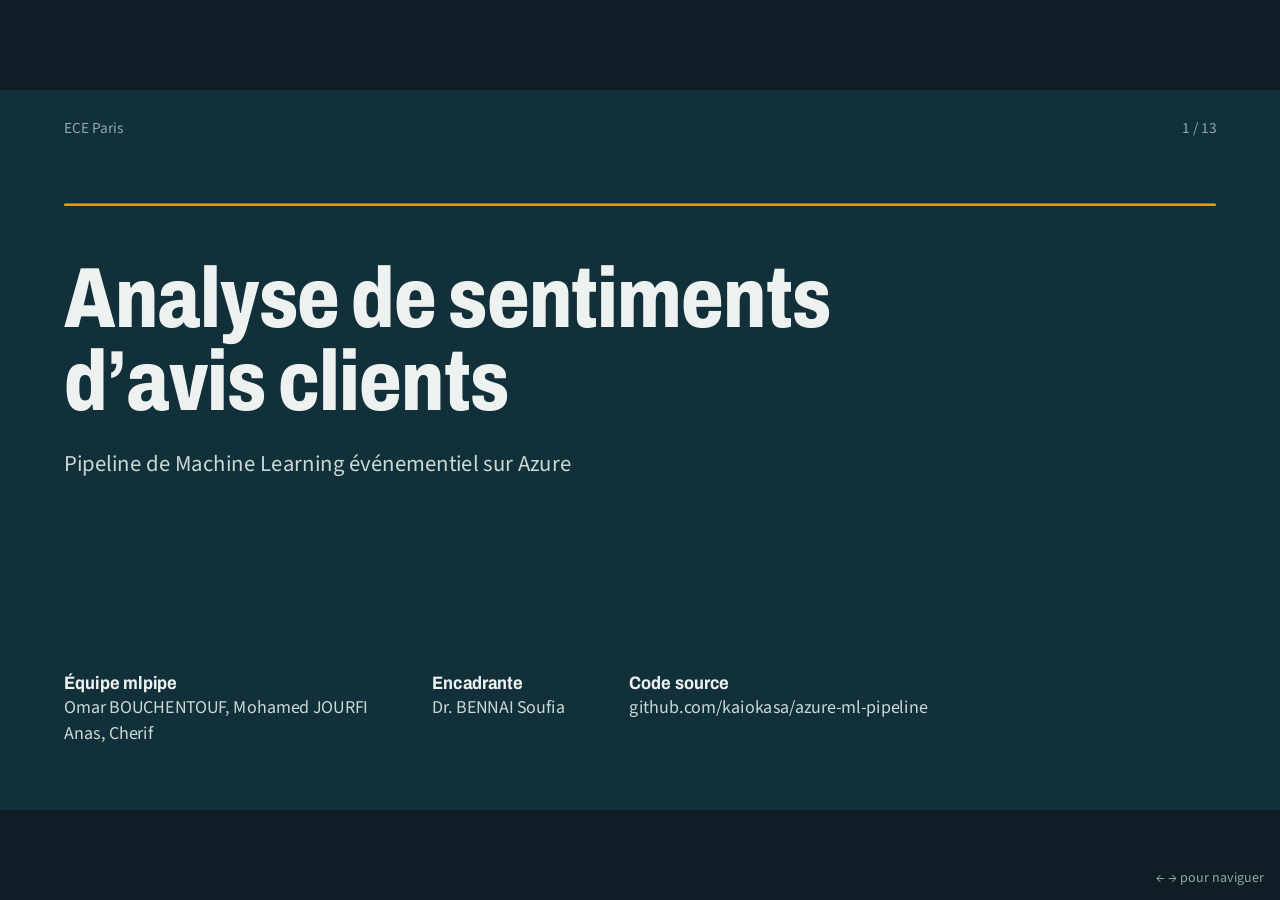
<file: docs/presentation/index.html>
<!DOCTYPE html>
<html lang="fr">
<head>
<meta charset="utf-8">
<meta name="viewport" content="width=device-width, initial-scale=1">
<title>Pipeline ML événementiel sur Azure – soutenance</title>
<link rel="preconnect" href="https://fonts.googleapis.com">
<link rel="preconnect" href="https://fonts.gstatic.com" crossorigin>
<link rel="stylesheet" href="https://fonts.googleapis.com/css2?family=Archivo:wdth,wght@62..125,400..900&family=Source+Sans+3:ital,wght@0,400;0,600;0,700;1,400&family=JetBrains+Mono:wght@400;600&display=swap">
<style>
/* === TOKENS ==========================================================
   Palette : papier vert d’eau, encre pétrole, ambre réservé au parcours
   des étapes et à l’étape en cours. Aucune autre couleur décorative.
   Contrastes vérifiés : texte courant ≥ 4,5:1 ; grands chiffres ambre ≥ 3:1. */
:root {
  --paper: #EDF1EF;
  --panel: #E1E8E5;
  --ink: #12303A;
  --ink-2: #3F5761;
  --muted: #50656D;
  --rule: #B7C6C1;
  --amber: #E39B1B;
  --amber-deep: #A86508;
  --on-dark: #C9D8D4;
  --pos: #1C7A6B;
  --neg: #B2452D;
  --display: 'Archivo', 'Arial Narrow', sans-serif;
  --text: 'Source Sans 3', 'Segoe UI', Verdana, sans-serif;
  --code: 'JetBrains Mono', Consolas, monospace;
}

/* === FIXED 16:9 STAGE ================================================
   Chaque diapositive est composée sur une scène de 1920×1080 px,
   mise à l’échelle d’un bloc (jamais réorganisée) pour tenir dans la fenêtre. */
* { box-sizing: border-box; }
html, body { margin: 0; height: 100%; background: #0E1E24; overflow: hidden; }
body { font-family: var(--text); color: var(--ink-2); }
.viewport { position: fixed; inset: 0; }
.stage {
  position: absolute; left: 50%; top: 50%;
  width: 1920px; height: 1080px;
  transform-origin: center center;
  transform: translate(-50%, -50%) scale(var(--scale, 0.5));
  overflow: hidden;
}

/* === SLIDE VISIBILITY ================================================
   Visibilité par .active (visibility/opacity), jamais par display. */
.slide {
  position: absolute; inset: 0;
  background: var(--paper);
  padding: 64px 96px 0;
  visibility: hidden; opacity: 0; pointer-events: none;
  transition: opacity 280ms ease, visibility 0s linear 280ms;
}
.slide.active { visibility: visible; opacity: 1; pointer-events: auto; transition: opacity 280ms ease; }
.slide.dark { background: var(--ink); color: var(--on-dark); }

/* === DECK CHROME =====================================================
   Titre du support à gauche, numéro de diapositive à droite. */
.chrome {
  position: absolute; left: 96px; right: 96px; top: 40px;
  display: flex; justify-content: space-between;
  font-size: 23px; color: var(--muted);
}
.dark .chrome { color: #8FA9A6; }

/* === TYPE SCALE ======================================================
   Archivo condensé pour les titres et les numéros d’étape ;
   Source Sans 3 pour le texte courant ; JetBrains Mono pour le code réel. */
h1, h2, h3 { margin: 0; color: var(--ink); font-family: var(--display); }
.dark h1, .dark h2, .dark h3 { color: var(--paper); }
h1 { font-size: 128px; line-height: 0.98; font-weight: 800; font-stretch: 78%; letter-spacing: -1px; }
h2 { font-size: 66px; line-height: 1.04; font-weight: 750; font-stretch: 84%; }
h3 { font-size: 32px; line-height: 1.2; font-weight: 700; font-stretch: 92%; margin-bottom: 18px; }
p { margin: 0; font-size: 30px; line-height: 1.45; }
.lead { font-size: 34px; line-height: 1.4; color: var(--ink-2); max-width: 1500px; }
.small { font-size: 26px; line-height: 1.45; color: var(--muted); }
code { font-family: var(--code); font-size: 0.84em; color: var(--ink); white-space: nowrap; }
b { color: var(--ink); font-weight: 700; }
.dark b { color: var(--paper); }

/* === STEP SLIDE LAYOUT ===============================================
   [numéro]  titre + phrase-résultat
   ┌ Ce que nous avons fait ┐  ┌ Résultat ┐
   ─────────── parcours des 8 étapes ───────────                   */
.step-head { display: grid; grid-template-columns: 230px 1fr; align-items: end; margin-top: 52px; }
.num {
  font-family: var(--display); font-weight: 850; font-stretch: 62%;
  font-size: 220px; line-height: 0.78; color: var(--amber-deep);
}
.step-head .lead { margin-top: 14px; font-size: 32px; }
.step-body {
  position: absolute; left: 96px; right: 96px; top: 372px; bottom: 150px;
  display: grid; grid-template-columns: 720px 1fr; gap: 72px;
}
.col { display: flex; flex-direction: column; min-height: 0; }

/* Résumé de chaque étape : un court paragraphe. */
.summary { font-size: 30px; line-height: 1.55; color: var(--ink-2); max-width: 760px; }
ol.did { margin: 0; padding: 0; list-style: none; counter-reset: did; display: flex; flex-direction: column; gap: 16px; }
ol.did li {
  counter-increment: did; position: relative; padding-left: 52px;
  font-size: 28px; line-height: 1.38; color: var(--ink-2);
}
ol.did li::before {
  content: counter(did); position: absolute; left: 0; top: 3px;
  width: 34px; height: 34px; border-radius: 50%;
  border: 2px solid var(--ink); color: var(--ink);
  font-family: var(--display); font-weight: 700; font-size: 20px;
  display: flex; align-items: center; justify-content: center;
}
.dark ol.did li { color: var(--on-dark); }
.dark ol.did li::before { border-color: var(--amber); color: var(--paper); }

/* Figures : captures recadrées sur la partie utile, fond contrasté. */
figure { margin: 0; display: flex; flex-direction: column; gap: 12px; min-height: 0; }
figure .frame { background: var(--panel); border: 1px solid var(--rule); border-radius: 6px; padding: 10px; min-height: 0; flex: 1; display: flex; }
figure img { width: 100%; height: 100%; object-fit: contain; display: block; }
figcaption { font-size: 24px; line-height: 1.35; color: var(--muted); }

/* Tableaux : filets fins, chiffres alignés. */
table { border-collapse: collapse; width: 100%; font-size: 27px; color: var(--ink-2); }
th { text-align: left; font-family: var(--display); font-stretch: 92%; font-weight: 700; color: var(--ink); font-size: 27px; padding: 10px 16px 12px 0; border-bottom: 2px solid var(--ink); }
td { padding: 12px 16px 12px 0; border-bottom: 1px solid var(--rule); vertical-align: top; line-height: 1.32; }
td.n, th.n { text-align: right; font-variant-numeric: tabular-nums; }
td.hi { color: var(--ink); font-weight: 700; }

/* Chiffres clés : nombre + libellé, sans cartes. */
.facts { display: flex; flex-direction: column; gap: 28px; }
.fact { display: grid; grid-template-columns: 270px 1fr; align-items: baseline; gap: 24px; border-top: 1px solid var(--rule); padding-top: 18px; }
.fact .v { font-family: var(--display); font-weight: 800; font-stretch: 70%; font-size: 64px; line-height: 1; color: var(--ink); white-space: nowrap; }
.fact .k { font-size: 27px; line-height: 1.35; }

/* === ROUTE (parcours des 8 étapes) ==================================
   Ligne continue, une station par étape. Faites : pleines ; en cours :
   ambre et numérotée ; à venir : creuses. */
.route { position: absolute; left: 96px; right: 96px; bottom: 34px; height: 92px; }
.route .line { position: absolute; left: 20px; right: 20px; top: 20px; height: 4px; background: var(--rule); border-radius: 2px; }
.route .done-line { position: absolute; left: 20px; top: 20px; height: 4px; background: var(--ink); border-radius: 2px; }
.route ol { position: absolute; inset: 0; margin: 0; padding: 0; list-style: none; display: flex; justify-content: space-between; }
.route li { width: 40px; position: relative; display: flex; flex-direction: column; align-items: center; }
.route .dot { width: 22px; height: 22px; margin-top: 11px; border-radius: 50%; background: var(--paper); border: 3px solid var(--rule); }
.route li.done .dot { background: var(--ink); border-color: var(--ink); }
.route li.now .dot {
  width: 44px; height: 44px; margin-top: 0; background: var(--amber); border-color: var(--amber);
  display: flex; align-items: center; justify-content: center;
  font-family: var(--display); font-weight: 800; font-size: 22px; color: var(--ink);
}
.route .lbl { position: absolute; top: 54px; white-space: nowrap; font-size: 23px; color: var(--muted); }
.route li.now .lbl { color: var(--ink); font-weight: 700; }
.route li:first-child .lbl { left: 0; }
.route li:last-child .lbl { right: 0; }
.route li:not(:first-child):not(:last-child) .lbl { left: 50%; transform: translateX(-50%); }

/* Le seul mouvement du support : la station en cours s’allume. */
@keyframes arrive { from { transform: scale(0.4); opacity: 0; } }
.slide.active .route li.now .dot { animation: arrive 420ms cubic-bezier(.2,.8,.3,1) both 120ms; }
@media (prefers-reduced-motion: reduce) {
  .slide, .slide.active { transition: none; }
  .slide.active .route li.now .dot { animation: none; }
}

/* === TITLE & CLOSING (fond encre) ==================================== */
.title-wrap { position: absolute; left: 96px; right: 96px; top: 250px; }
.title-wrap .lead { color: var(--on-dark); margin-top: 36px; max-width: 1300px; }
.byline { position: absolute; left: 96px; right: 96px; bottom: 96px; display: grid; grid-template-columns: repeat(3, auto); justify-content: start; gap: 96px; }
.byline p { font-size: 27px; line-height: 1.4; color: var(--on-dark); }
.byline b { display: block; font-family: var(--display); font-stretch: 90%; font-size: 27px; }
.title-route { position: absolute; left: 96px; right: 96px; top: 170px; height: 4px; background: #2C4A53; border-radius: 2px; overflow: hidden; }
.title-route span { position: absolute; left: 0; top: 0; bottom: 0; width: 100%; background: var(--amber); transform-origin: left; }
@keyframes run { from { transform: scaleX(0); } }
.slide.active .title-route span { animation: run 1400ms cubic-bezier(.4,0,.2,1) both 200ms; }
@media (prefers-reduced-motion: reduce) { .slide.active .title-route span { animation: none; } }

/* === OVERVIEW DIAGRAM ================================================ */
.diagram { position: absolute; left: 96px; right: 96px; top: 330px; }
.diagram svg { width: 1728px; height: 520px; display: block; }
.diagram text { font-family: var(--text); }

/* === AGENDA (8 étapes) ============================================== */
.agenda { position: absolute; left: 96px; right: 96px; top: 300px; display: grid; grid-template-columns: 1fr 1fr; column-gap: 96px; }
.agenda .it { display: grid; grid-template-columns: 92px 1fr; align-items: baseline; padding: 18px 0; border-top: 1px solid var(--rule); }
.agenda .k { font-family: var(--display); font-weight: 850; font-stretch: 62%; font-size: 56px; line-height: 1; color: var(--amber-deep); }
.agenda .t { font-size: 30px; line-height: 1.3; color: var(--ink-2); }
.agenda .t b { font-family: var(--display); font-stretch: 90%; font-size: 31px; }

.thanks { position: absolute; left: 96px; right: 96px; top: 0; bottom: 0; display: flex; align-items: center; }

/* === GENERIC CONTENT ================================================= */
.content { position: absolute; left: 96px; right: 96px; bottom: 120px; }
.two { display: grid; grid-template-columns: 1fr 1fr; gap: 80px; height: 100%; }
.slide-title { margin-top: 70px; }
.slide-title .lead { margin-top: 18px; }

/* Sentiment : la couleur ne parle jamais seule (le mot est écrit). */
.pos { color: var(--pos); font-weight: 700; }
.neg { color: var(--neg); font-weight: 700; }

/* === NAVIGATION (hors scène) ========================================= */
.hint { position: fixed; right: 16px; bottom: 12px; font: 14px var(--text); color: #8FA9A6; }
button.nav { position: fixed; top: 0; bottom: 0; width: 18%; border: 0; background: transparent; cursor: pointer; }
button.nav.prev { left: 0; } button.nav.next { right: 0; }
button.nav:focus-visible { outline: 3px solid var(--amber); outline-offset: -6px; }

/* === PRINT / PDF : une diapositive par page ========================== */
@media print {
  @page { size: 1920px 1080px; margin: 0; }
  html, body { overflow: visible; height: auto; background: none; }
  .viewport { position: static; }
  .stage { position: relative; left: 0; top: 0; transform: none; height: auto; overflow: visible; }
  .slide { position: relative; visibility: visible; opacity: 1; height: 1080px; break-after: page; }
  .hint, button.nav { display: none; }
}
</style>
</head>
<body>
<div class="viewport">
<main class="stage" id="stage">

<!-- ================================================================
     1. TITRE
     ================================================================ -->
<section class="slide dark" data-title="Titre">
  <div class="chrome"><span>ECE Paris</span><span class="pg"></span></div>
  <div class="title-route" aria-hidden="true"><span></span></div>
  <div class="title-wrap">
    <h1>Analyse de sentiments<br>d’avis clients</h1>
    <p class="lead">Pipeline de Machine Learning événementiel sur Azure</p>
  </div>
  <div class="byline">
    <p><b>Équipe mlpipe</b>Omar BOUCHENTOUF, Mohamed JOURFI<br>Anas, Cherif</p>
    <p><b>Encadrante</b>Dr. BENNAI Soufia</p>
    <p><b>Code source</b>github.com/kaiokasa/azure-ml-pipeline</p>
  </div>
</section>

<!-- ================================================================
     2. VUE D’ENSEMBLE
     ================================================================ -->
<section class="slide" data-title="Vue d’ensemble">
  <div class="chrome"><span>Pipeline ML événementiel sur Azure</span><span class="pg"></span></div>
  <div class="slide-title">
    <h2>On dépose un fichier d’avis : moins d’une minute plus tard, chaque avis est classé et affiché</h2>
  </div>
  <div class="diagram">
    <svg viewBox="0 0 1728 520" role="img" aria-label="Architecture : Blob input, Function dispatcher, file d’attente, Function worker, API de ML, Blob output, Cosmos DB, tableau de bord">
      <defs>
        <marker id="ar" viewBox="0 0 10 10" refX="9" refY="5" markerWidth="9" markerHeight="9" orient="auto-start-reverse"><path d="M0 0L10 5L0 10z" fill="#12303A"/></marker>
      </defs>
      <g stroke="#12303A" stroke-width="3" fill="none">
        <path d="M352 110H420" marker-end="url(#ar)"/>
        <path d="M780 110H848" marker-end="url(#ar)"/>
        <path d="M1208 110H1276" marker-end="url(#ar)"/>
        <path d="M1456 186V292" marker-end="url(#ar)"/>
        <path d="M1276 368H1208" marker-end="url(#ar)"/>
        <path d="M848 368H780" marker-end="url(#ar)"/>
        <path d="M420 368H352" marker-end="url(#ar)"/>
      </g>
      <g>
        <rect x="2" y="34" width="350" height="152" rx="8" fill="#E1E8E5" stroke="#B7C6C1" stroke-width="2"/>
        <text x="28" y="88" font-size="30" font-weight="700" fill="#12303A">Blob input/</text>
        <text x="28" y="128" font-size="25" fill="#3F5761">Dépôt d’un fichier .txt,</text>
        <text x="28" y="160" font-size="25" fill="#3F5761">un avis par ligne</text>
      </g>
      <g>
        <rect x="430" y="34" width="350" height="152" rx="8" fill="#E1E8E5" stroke="#B7C6C1" stroke-width="2"/>
        <text x="456" y="88" font-size="30" font-weight="700" fill="#12303A">Function dispatcher</text>
        <text x="456" y="128" font-size="25" fill="#3F5761">Alertée par Event Grid ;</text>
        <text x="456" y="160" font-size="25" fill="#3F5761">valide, sinon rejected/</text>
      </g>
      <g>
        <rect x="858" y="34" width="350" height="152" rx="8" fill="#F6DCAE" stroke="#E39B1B" stroke-width="3"/>
        <text x="884" y="88" font-size="30" font-weight="700" fill="#12303A">File d’attente</text>
        <text x="884" y="128" font-size="25" fill="#12303A">5 essais, puis</text>
        <text x="884" y="160" font-size="25" fill="#12303A">file « poison »</text>
      </g>
      <g>
        <rect x="1286" y="34" width="440" height="152" rx="8" fill="#E1E8E5" stroke="#B7C6C1" stroke-width="2"/>
        <text x="1312" y="88" font-size="30" font-weight="700" fill="#12303A">Function worker</text>
        <text x="1312" y="128" font-size="25" fill="#3F5761">Appelle l’API, enregistre</text>
        <text x="1312" y="160" font-size="25" fill="#3F5761">le résultat, sans doublon</text>
      </g>
      <text x="1478" y="248" font-size="25" fill="#3F5761">HTTPS /predict</text>
      <g>
        <rect x="1286" y="292" width="440" height="152" rx="8" fill="#E1E8E5" stroke="#B7C6C1" stroke-width="2"/>
        <text x="1312" y="346" font-size="30" font-weight="700" fill="#12303A">API de ML</text>
        <text x="1312" y="386" font-size="25" fill="#3F5761">FastAPI dans Container Apps,</text>
        <text x="1312" y="418" font-size="25" fill="#3F5761">de 0 à 2 copies</text>
      </g>
      <g>
        <rect x="858" y="292" width="350" height="152" rx="8" fill="#E1E8E5" stroke="#B7C6C1" stroke-width="2"/>
        <text x="884" y="346" font-size="30" font-weight="700" fill="#12303A">Blob output/</text>
        <text x="884" y="386" font-size="25" fill="#3F5761">Résultat JSON complet</text>
        <text x="884" y="418" font-size="25" fill="#3F5761">de chaque fichier</text>
      </g>
      <g>
        <rect x="430" y="292" width="350" height="152" rx="8" fill="#E1E8E5" stroke="#B7C6C1" stroke-width="2"/>
        <text x="456" y="346" font-size="30" font-weight="700" fill="#12303A">Cosmos DB</text>
        <text x="456" y="386" font-size="25" fill="#3F5761">Un résumé par fichier :</text>
        <text x="456" y="418" font-size="25" fill="#3F5761">prédiction, durée, version</text>
      </g>
      <g>
        <rect x="2" y="292" width="350" height="152" rx="8" fill="#E1E8E5" stroke="#B7C6C1" stroke-width="2"/>
        <text x="28" y="346" font-size="30" font-weight="700" fill="#12303A">Tableau de bord</text>
        <text x="28" y="386" font-size="25" fill="#3F5761">Page web actualisée</text>
        <text x="28" y="418" font-size="25" fill="#3F5761">toutes les 30&#160;s</text>
      </g>
      <text x="2" y="506" font-size="25" fill="#50656D">Autour de tout le pipeline : Application Insights, GitHub Actions, identités managées, budget de 25&#160;$.</text>
    </svg>
  </div>
  <div class="route" data-step="0" aria-hidden="true"></div>
</section>

<!-- ================================================================
     3. LA DÉMARCHE EN 10 ÉTAPES
     ================================================================ -->
<section class="slide" data-title="Démarche">
  <div class="chrome"><span>Pipeline ML événementiel sur Azure</span><span class="pg"></span></div>
  <div class="slide-title"><h2>Nous avons construit le projet en huit étapes, dans cet ordre</h2></div>
  <div class="agenda">
    <div class="it"><span class="k">1</span><span class="t"><b>Modèle</b> : données, entraînement, métriques</span></div>
    <div class="it"><span class="k">5</span><span class="t"><b>CI/CD</b> : tester puis déployer sans secret</span></div>
    <div class="it"><span class="k">2</span><span class="t"><b>API</b> : servir le modèle dans un conteneur</span></div>
    <div class="it"><span class="k">6</span><span class="t"><b>Mesures</b> : métriques, requêtes, alerte</span></div>
    <div class="it"><span class="k">3</span><span class="t"><b>Pipeline</b> : de l’événement au résultat</span></div>
    <div class="it"><span class="k">7</span><span class="t"><b>Démonstration</b> : trois scénarios réels</span></div>
    <div class="it"><span class="k">4</span><span class="t"><b>Tableau de bord</b> : stocker et afficher</span></div>
    <div class="it"><span class="k">8</span><span class="t"><b>Bonus</b> : test de charge et Bicep</span></div>
  </div>
  <div class="route" data-step="0" aria-hidden="true"></div>
</section>

<!-- ================================================================
     ÉTAPE 2 — MODÈLE
     ================================================================ -->
<section class="slide" data-title="Étape 1">
  <div class="chrome"><span>Pipeline ML événementiel sur Azure</span><span class="pg"></span></div>
  <div class="step-head">
    <div class="num">1</div>
    <div><h2>Le modèle</h2><p class="lead">86&#160;% de bonnes réponses sur des phrases jamais vues, contre 50&#160;% pour un modèle naïf.</p></div>
  </div>
  <div class="step-body">
    <div class="col">
      <h3>En résumé</h3>
      <p class="summary">Nous avons entraîné le modèle sur un jeu de données public de 3&#160;000&#160;phrases d’avis (Amazon, Yelp et IMDb). Un cinquième des phrases a été mis de côté pour le tester. Le modèle, une régression logistique sur la fréquence des mots, a été comparé à un modèle naïf qui répond toujours la même chose, puis enregistré avec un numéro de version.</p>
    </div>
    <div class="col">
      <h3>Résultat sur les 600&#160;phrases de test</h3>
      <table>
        <tr><th>Métrique</th><th class="n">Notre modèle</th><th class="n">Modèle naïf</th></tr>
        <tr><td>Accuracy</td><td class="n hi">0,860</td><td class="n">0,500</td></tr>
        <tr><td>F1 (classe positive)</td><td class="n hi">0,862</td><td class="n">0,000</td></tr>
        <tr><td>ROC AUC</td><td class="n hi">0,924</td><td class="n">0,500</td></tr>
      </table>
      <p class="small" style="margin-top:28px">Taille 1,1&#160;Mo et 46&#160;ms pour 500&#160;lignes, loin des limites du sujet (100&#160;Mo et 1&#160;s).</p>
    </div>
  </div>
  <div class="route" data-step="1" aria-hidden="true"></div>
</section>

<!-- ================================================================
     ÉTAPE 3 — API
     ================================================================ -->
<section class="slide" data-title="Étape 2">
  <div class="chrome"><span>Pipeline ML événementiel sur Azure</span><span class="pg"></span></div>
  <div class="step-head">
    <div class="num">2</div>
    <div><h2>L’API d’inférence</h2><p class="lead">Le modèle répond sur Internet et ne coûte rien quand personne ne l’appelle.</p></div>
  </div>
  <div class="step-body">
    <div class="col">
      <h3>En résumé</h3>
      <p class="summary">Nous avons placé le modèle derrière une petite API web qui reçoit des avis et renvoie leur sentiment. Elle est vérifiée par 24&#160;tests automatiques, emballée dans un conteneur Docker, puis hébergée sur Azure Container Apps, qui ajoute ou retire des copies selon le trafic, jusqu’à zéro.</p>
    </div>
    <figure class="col">
      <div class="frame"><img src="img/api-zero.jpg" alt="Portail Azure : la révision de l’API est à l’état Scaled to 0, avec 0 réplica"></div>
      <figcaption>Sans trafic, l’API redescend à 0&#160;copie (« Scaled to 0 ») et n’est pas facturée. Le premier appel la réveille en une quinzaine de secondes.</figcaption>
    </figure>
  </div>
  <div class="route" data-step="2" aria-hidden="true"></div>
</section>

<!-- ================================================================
     ÉTAPE 4 — PIPELINE
     ================================================================ -->
<section class="slide" data-title="Étape 3">
  <div class="chrome"><span>Pipeline ML événementiel sur Azure</span><span class="pg"></span></div>
  <div class="step-head">
    <div class="num">3</div>
    <div><h2>Le pipeline événementiel</h2><p class="lead">Aucun fichier perdu, aucun fichier traité deux fois.</p></div>
  </div>
  <div class="step-body">
    <div class="col">
      <h3>En résumé</h3>
      <p class="summary">Dès qu’un fichier arrive dans le stockage, Azure prévient une première fonction qui le vérifie. Un fichier invalide est mis de côté avec la raison du refus ; un fichier valide devient un message dans une file d’attente. Une seconde fonction lit cette file, appelle l’API et enregistre le résultat. Aucune clé n’est utilisée : les services s’identifient entre eux.</p>
    </div>
    <div class="col">
      <h3>Les garanties</h3>
      <table>
        <tr><th style="width:38%">Problème</th><th>Réponse</th></tr>
        <tr><td>L’API est lente ou en panne</td><td>Le message attend dans la file : rien n’est perdu.</td></tr>
        <tr><td>Une erreur passagère</td><td>5&#160;nouvelles tentatives, à 10&#160;s d’intervalle.</td></tr>
        <tr><td>Un message impossible à traiter</td><td>Après 5&#160;échecs, il part dans la file « poison » pour analyse.</td></tr>
        <tr><td>Le même événement reçu deux fois</td><td>Un identifiant (nom du fichier + version ETag) évite le doublon.</td></tr>
      </table>
    </div>
  </div>
  <div class="route" data-step="3" aria-hidden="true"></div>
</section>

<!-- ================================================================
     ÉTAPE 5 — STOCKAGE ET TABLEAU DE BORD
     ================================================================ -->
<section class="slide" data-title="Étape 4">
  <div class="chrome"><span>Pipeline ML événementiel sur Azure</span><span class="pg"></span></div>
  <div class="step-head">
    <div class="num">4</div>
    <div><h2>Stockage et tableau de bord</h2><p class="lead">Chaque fichier traité apparaît tout seul à l’écran, sans action manuelle.</p></div>
  </div>
  <div class="step-body" style="grid-template-columns: 580px 1fr">
    <div class="col">
      <h3>En résumé</h3>
      <p class="summary">Chaque résultat est enregistré deux fois : le détail complet dans le stockage, et un résumé dans une base Cosmos DB. Une page web lit les vingt derniers résumés et les affiche dans un tableau et deux graphiques, mis à jour toutes les 30&#160;secondes.</p>
    </div>
    <figure class="col">
      <div class="frame"><img src="img/dashboard.jpg" alt="Tableau de bord : 9 fichiers traités, 152 avis, part d’avis négatifs par fichier, latence et tableau des dernières inférences"></div>
      <figcaption>Le tableau de bord en ligne : nombre de fichiers et d’avis, part d’avis négatifs par fichier, durée de traitement.</figcaption>
    </figure>
  </div>
  <div class="route" data-step="4" aria-hidden="true"></div>
</section>

<!-- ================================================================
     ÉTAPE 7 — CI/CD
     ================================================================ -->
<section class="slide" data-title="Étape 5">
  <div class="chrome"><span>Pipeline ML événementiel sur Azure</span><span class="pg"></span></div>
  <div class="step-head">
    <div class="num">5</div>
    <div><h2>Intégration et déploiement continus</h2><p class="lead">Chaque modification est testée, puis déployée après accord, sans aucun mot de passe stocké.</p></div>
  </div>
  <div class="step-body" style="grid-template-columns: 660px 1fr">
    <div class="col">
      <h3>En résumé</h3>
      <p class="summary">À chaque modification envoyée sur GitHub, le code est vérifié et testé, puis une nouvelle image est construite. Le déploiement attend l’accord d’un membre de l’équipe, se connecte à Azure sans mot de passe, met tout à jour, puis vérifie que la bonne version répond.</p>
    </div>
    <figure class="col">
      <div class="frame"><img src="img/deploy.jpg" alt="GitHub Actions : déploiement réussi avec connexion OIDC, mise à jour de l’API, des Functions et du tableau de bord, puis test final"></div>
      <figcaption>Un déploiement réussi : connexion OIDC, API, Functions, tableau de bord, puis test final.</figcaption>
    </figure>
  </div>
  <div class="route" data-step="5" aria-hidden="true"></div>
</section>

<!-- ================================================================
     ÉTAPE 8 — OBSERVABILITÉ
     ================================================================ -->
<section class="slide" data-title="Étape 6">
  <div class="chrome"><span>Pipeline ML événementiel sur Azure</span><span class="pg"></span></div>
  <div class="step-head">
    <div class="num">6</div>
    <div><h2>Mesurer et alerter</h2><p class="lead">Une erreur dans le pipeline déclenche un e-mail en moins de 15&#160;minutes.</p></div>
  </div>
  <div class="step-body" style="grid-template-columns: 600px 1fr">
    <div class="col">
      <h3>En résumé</h3>
      <p class="summary">Toutes les traces de l’API et des fonctions sont envoyées dans Application Insights. Nous y suivons sept mesures (fichiers traités, temps de réponse, erreurs, rejets…), trois requêtes d’analyse, et une alerte qui envoie un e-mail dès qu’une erreur apparaît.</p>
    </div>
    <div class="col" style="display:grid; grid-template-rows: 1.3fr 1fr auto; gap: 16px">
      <figure><div class="frame"><img src="img/metriques.jpg" alt="Requête KQL sur les métriques personnalisées : pipeline.errors 10 (KeyError), pipeline.rejected 6"></div></figure>
      <figure><div class="frame"><img src="img/alerte.jpg" alt="Alerte alert-pipeline-errors à l’état Fired à 16:18"></div></figure>
      <figcaption>En haut, les métriques après la démonstration ; en bas, l’alerte déclenchée à 16:18.</figcaption>
    </div>
  </div>
  <div class="route" data-step="6" aria-hidden="true"></div>
</section>

<!-- ================================================================
     ÉTAPE 9 — DÉMONSTRATION
     ================================================================ -->
<section class="slide" data-title="Étape 7">
  <div class="chrome"><span>Pipeline ML événementiel sur Azure</span><span class="pg"></span></div>
  <div class="step-head">
    <div class="num">7</div>
    <div><h2>La démonstration</h2><p class="lead">Le 24&#160;novembre à 16:16:58, trois dépôts : les trois chemins ont fonctionné.</p></div>
  </div>
  <div class="step-body" style="grid-template-columns: 1fr 1fr 1fr; gap: 40px">
    <figure class="col">
      <h3>Fichier valide</h3>
      <div class="frame"><img src="img/output-json.jpg" alt="Résultat JSON : 8 avis, 4 négatifs, prédiction positive, confiance 0,9106"></div>
      <figcaption>8&#160;avis, résultat à 16:17:27 (29&#160;s, réveil de l’API compris) : <span class="pos">positif</span>, 50&#160;% de négatifs.</figcaption>
    </figure>
    <figure class="col">
      <h3>Fichier invalide</h3>
      <div class="frame"><img src="img/rejet.jpg" alt="Motif de rejet : extension not allowed (expected .txt)"></div>
      <figcaption>Un fichier .csv est mis de côté avec la raison du refus : extension non autorisée.</figcaption>
    </figure>
    <figure class="col">
      <h3>Message malformé</h3>
      <div class="frame"><img src="img/poison.jpg" alt="File inference-requests-poison contenant le message malformé"></div>
      <figcaption>Après 5&#160;essais, il arrive dans la file « poison » à 16:17:57&#160;; l’alerte suit à 16:18.</figcaption>
    </figure>
  </div>
  <div class="route" data-step="7" aria-hidden="true"></div>
</section>

<!-- ================================================================
     ÉTAPE 10 — BONUS
     ================================================================ -->
<section class="slide" data-title="Étape 8">
  <div class="chrome"><span>Pipeline ML événementiel sur Azure</span><span class="pg"></span></div>
  <div class="step-head">
    <div class="num">8</div>
    <div><h2>Les deux bonus</h2><p class="lead">Le système tient une rafale de 100&#160;fichiers et se reconstruit en une commande.</p></div>
  </div>
  <div class="step-body" style="grid-template-columns: 1fr 1fr; gap: 96px">
    <div class="col">
      <h3>Test de charge</h3>
      <div class="facts">
        <div class="fact"><span class="v">100 / 100</span><span class="k">fichiers (5&#160;000&#160;avis) traités environ 32&#160;s après le premier dépôt, sans erreur ni doublon.</span></div>
        <div class="fact"><span class="v">21 + 8</span><span class="k">copies du <i>dispatcher</i> et du <i>worker</i>, ajoutées automatiquement par Azure.</span></div>
        <div class="fact"><span class="v">6 ms</span><span class="k">temps de réponse médian de l’API sous 20&#160;utilisateurs simultanés (1&#160;632&#160;requêtes, aucun échec).</span></div>
      </div>
    </div>
    <div class="col">
      <h3>Infrastructure décrite en code (Bicep)</h3>
      <div class="facts">
        <div class="fact"><span class="v">29</span><span class="k">ressources Azure décrites dans un seul fichier Bicep.</span></div>
        <div class="fact"><span class="v">0 / 0</span><span class="k">ressource à créer ou à supprimer : le fichier décrit exactement ce qui tourne.</span></div>
        <div class="fact"><span class="v">2 min</span><span class="k">pour tout redéployer en une seule commande, pipeline retesté juste après.</span></div>
      </div>
    </div>
  </div>
  <div class="route" data-step="8" aria-hidden="true"></div>
</section>

<!-- ================================================================
     COÛTS
     ================================================================ -->
<section class="slide" data-title="Coûts">
  <div class="chrome"><span>Pipeline ML événementiel sur Azure</span><span class="pg"></span></div>
  <div class="slide-title">
    <h2>Environ 0,35&#160;$ estimés pour 15&#160;jours, sur 25&#160;$ autorisés</h2>
  </div>
  <div class="content" style="top:270px">
    <div class="two" style="grid-template-columns: 820px 1fr">
      <div class="col">
        <table>
          <tr><th>Poste</th><th class="n">Estimation</th></tr>
          <tr><td>Functions, Container Apps, Event Grid, Cosmos DB, journaux</td><td class="n">0,00&#160;$</td></tr>
          <tr><td>Stockage des fichiers et des files</td><td class="n">0,10&#160;$</td></tr>
          <tr><td>Alerte vérifiée toutes les 15&#160;min</td><td class="n">0,25&#160;$</td></tr>
          <tr><td><b>Total estimé</b></td><td class="n hi">0,35&#160;$</td></tr>
        </table>
      </div>
      <figure class="col">
        <div class="frame" style="flex:0 0 auto"><img src="img/budget.jpg" alt="Budget budget-mlpipe : 25 $ par mois, 0,00 $ dépensés, 0 %" style="height:auto"></div>
        <figcaption>Budget de 25&#160;$ avec alertes par e-mail à 20, 50 et 80&#160;% : 0,00&#160;$ dépensés au premier jour.</figcaption>
      </figure>
    </div>
  </div>
</section>

<!-- ================================================================
     BILAN
     ================================================================ -->
<section class="slide dark" data-title="Merci">
  <div class="chrome"><span>Pipeline ML événementiel sur Azure</span><span class="pg"></span></div>
  <div class="thanks"><h1>Merci pour votre attention</h1></div>
</section>

</main>
</div>

<button class="nav prev" aria-label="Diapositive précédente"></button>
<button class="nav next" aria-label="Diapositive suivante"></button>
<div class="hint">← → pour naviguer</div>

<script>
/* === ROUTE BUILDER ==================================================
   Construit le parcours des 8 étapes sur chaque diapositive qui en a un.
   data-step = étape en cours (0 = aucune : toutes à venir). */
const STEPS = ['Modèle', 'API', 'Pipeline', 'Tableau', 'CI/CD', 'Mesures', 'Démo', 'Bonus'];
document.querySelectorAll('.route').forEach(route => {
  const now = Number(route.dataset.step);
  const items = STEPS.map((name, i) => {
    const n = i + 1;
    const cls = n < now ? 'done' : n === now ? 'now' : '';
    return `<li class="${cls}"><span class="dot">${n === now ? n : ''}</span><span class="lbl">${name}</span></li>`;
  }).join('');
  const share = now > 1 ? (now - 1) / (STEPS.length - 1) : 0;
  route.innerHTML = `<div class="line"></div><div class="done-line" style="width: calc((100% - 40px) * ${share})"></div><ol>${items}</ol>`;
});

/* === NAVIGATION =====================================================
   Flèches, espace, Page précédente/suivante, Début/Fin, clic sur les bords,
   balayage tactile, et ancre #n pour revenir à une diapositive précise. */
const slides = [...document.querySelectorAll('.slide')];
let current = 0;
slides.forEach((s, i) => { const pg = s.querySelector('.pg'); if (pg) pg.textContent = `${i + 1} / ${slides.length}`; });

function show(i) {
  current = Math.max(0, Math.min(slides.length - 1, i));
  slides.forEach((s, k) => {
    s.classList.toggle('active', k === current);
    s.setAttribute('aria-hidden', k === current ? 'false' : 'true');
  });
  history.replaceState(null, '', `#${current + 1}`);
  document.title = `${current + 1}. ${slides[current].dataset.title} – Pipeline ML sur Azure`;
}
document.addEventListener('keydown', e => {
  if (['ArrowRight', 'PageDown', ' ', 'Enter'].includes(e.key)) { e.preventDefault(); show(current + 1); }
  if (['ArrowLeft', 'PageUp', 'Backspace'].includes(e.key)) { e.preventDefault(); show(current - 1); }
  if (e.key === 'Home') show(0);
  if (e.key === 'End') show(slides.length - 1);
});
document.querySelector('.nav.prev').addEventListener('click', () => show(current - 1));
document.querySelector('.nav.next').addEventListener('click', () => show(current + 1));
let touchX = null;
addEventListener('touchstart', e => { touchX = e.touches[0].clientX; }, { passive: true });
addEventListener('touchend', e => {
  if (touchX === null) return;
  const dx = e.changedTouches[0].clientX - touchX;
  if (Math.abs(dx) > 50) show(current + (dx < 0 ? 1 : -1));
  touchX = null;
});

/* === STAGE SCALING ================================================== */
const stage = document.getElementById('stage');
function fit() { stage.style.setProperty('--scale', Math.min(innerWidth / 1920, innerHeight / 1080)); }
addEventListener('resize', fit);
fit();
show((parseInt(location.hash.slice(1), 10) || 1) - 1);
</script>
</body>
</html>
</file>
